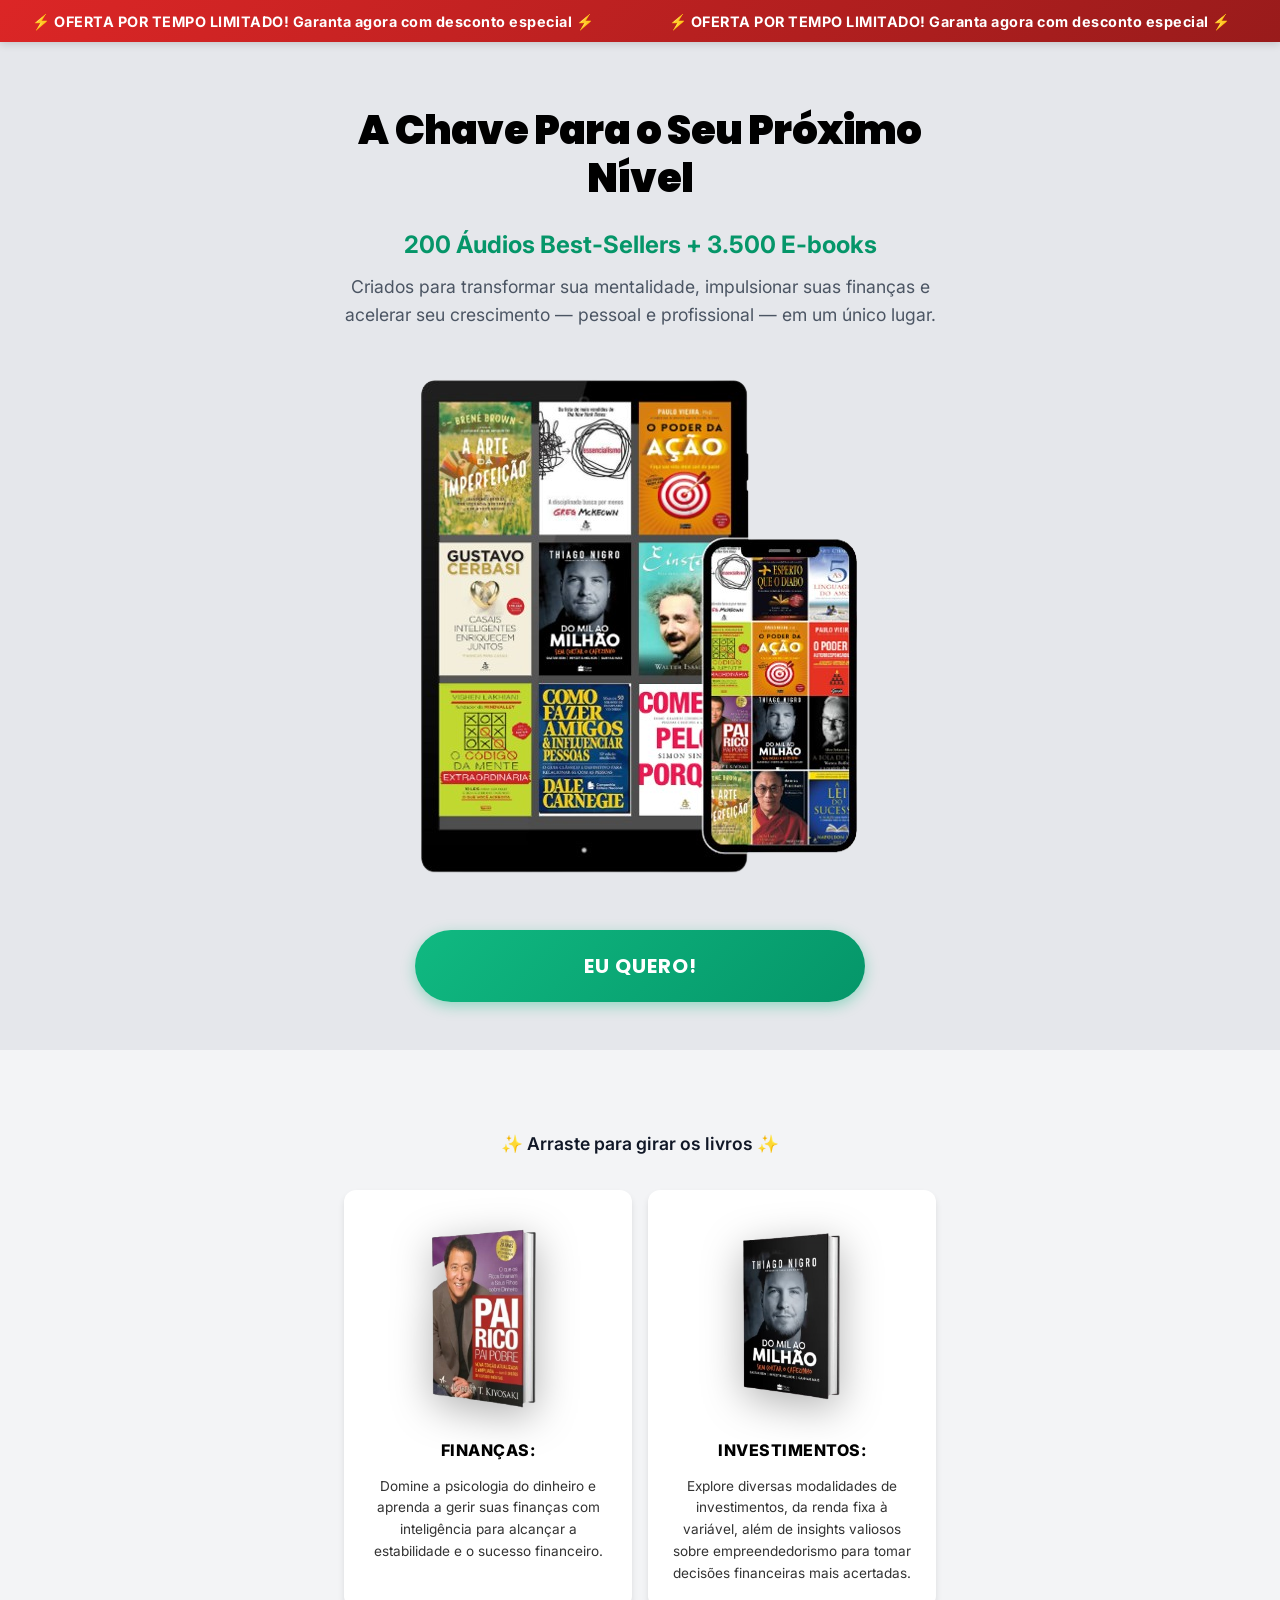
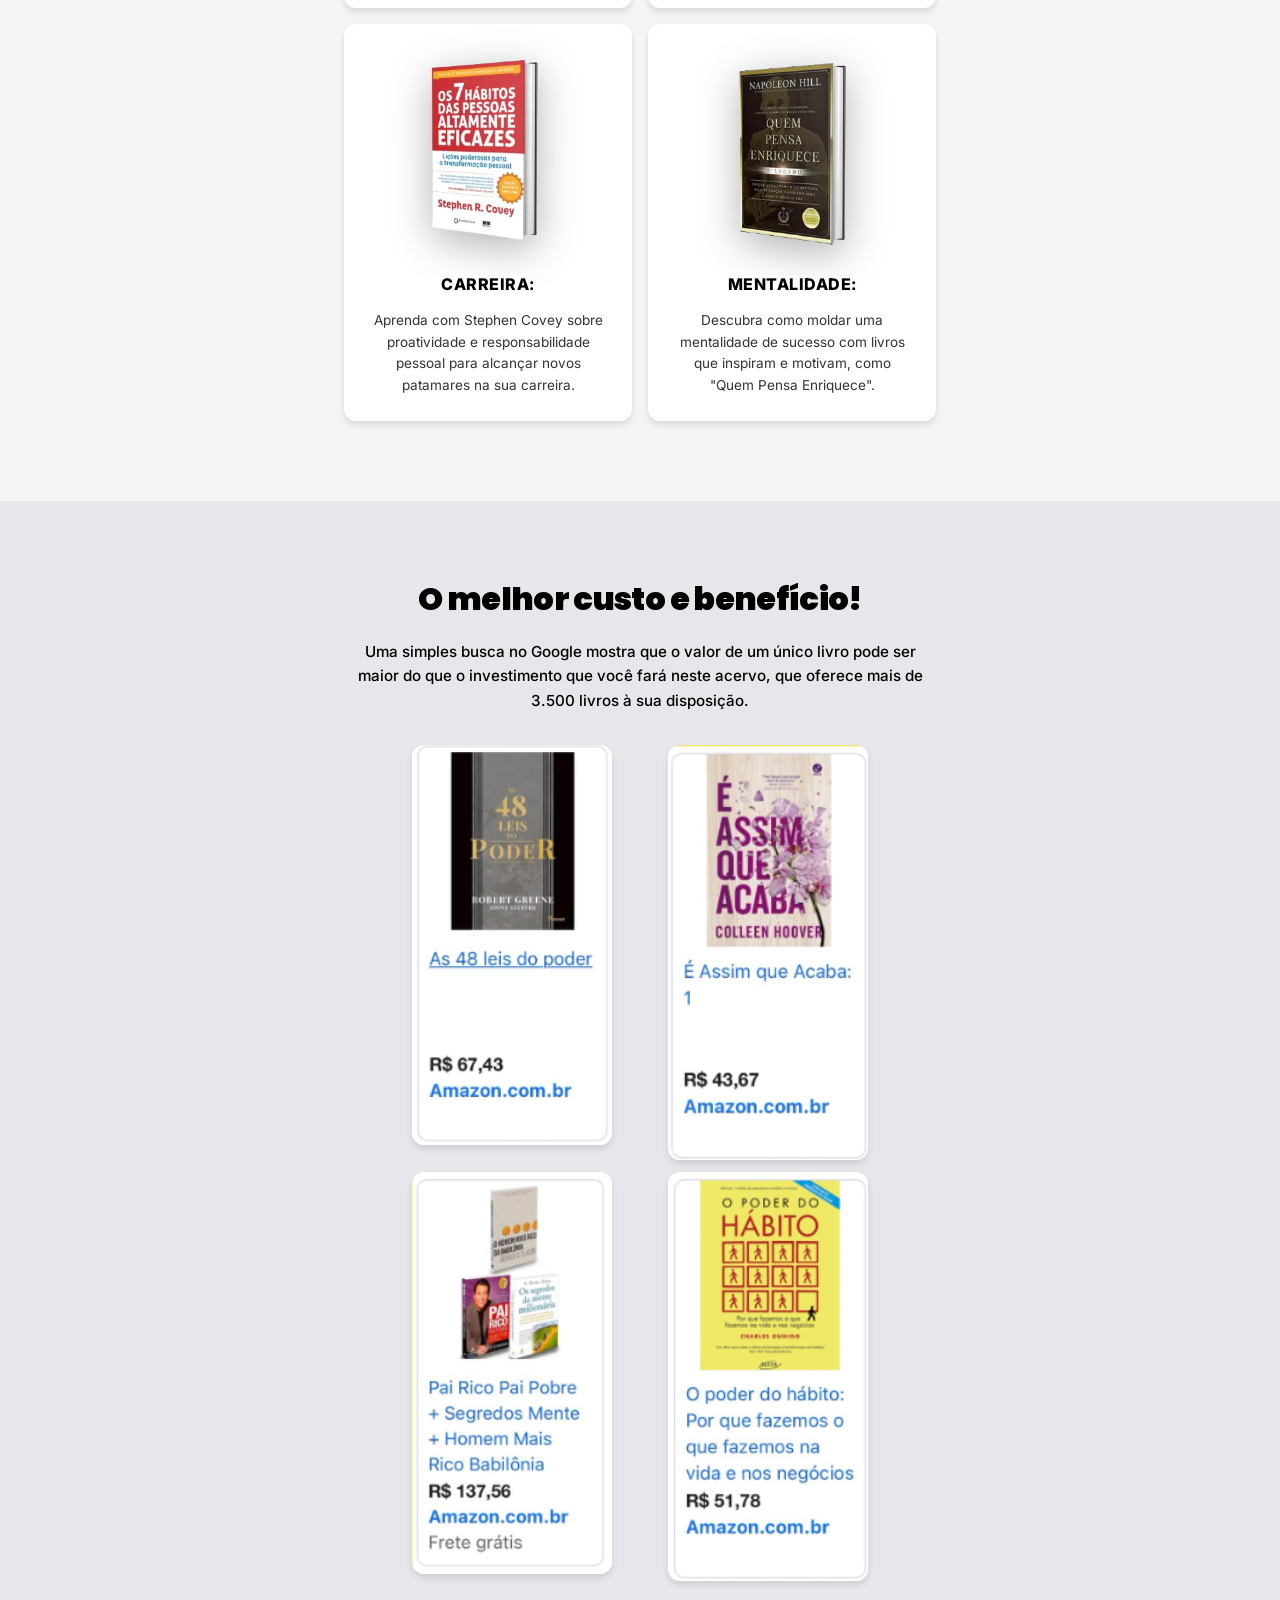
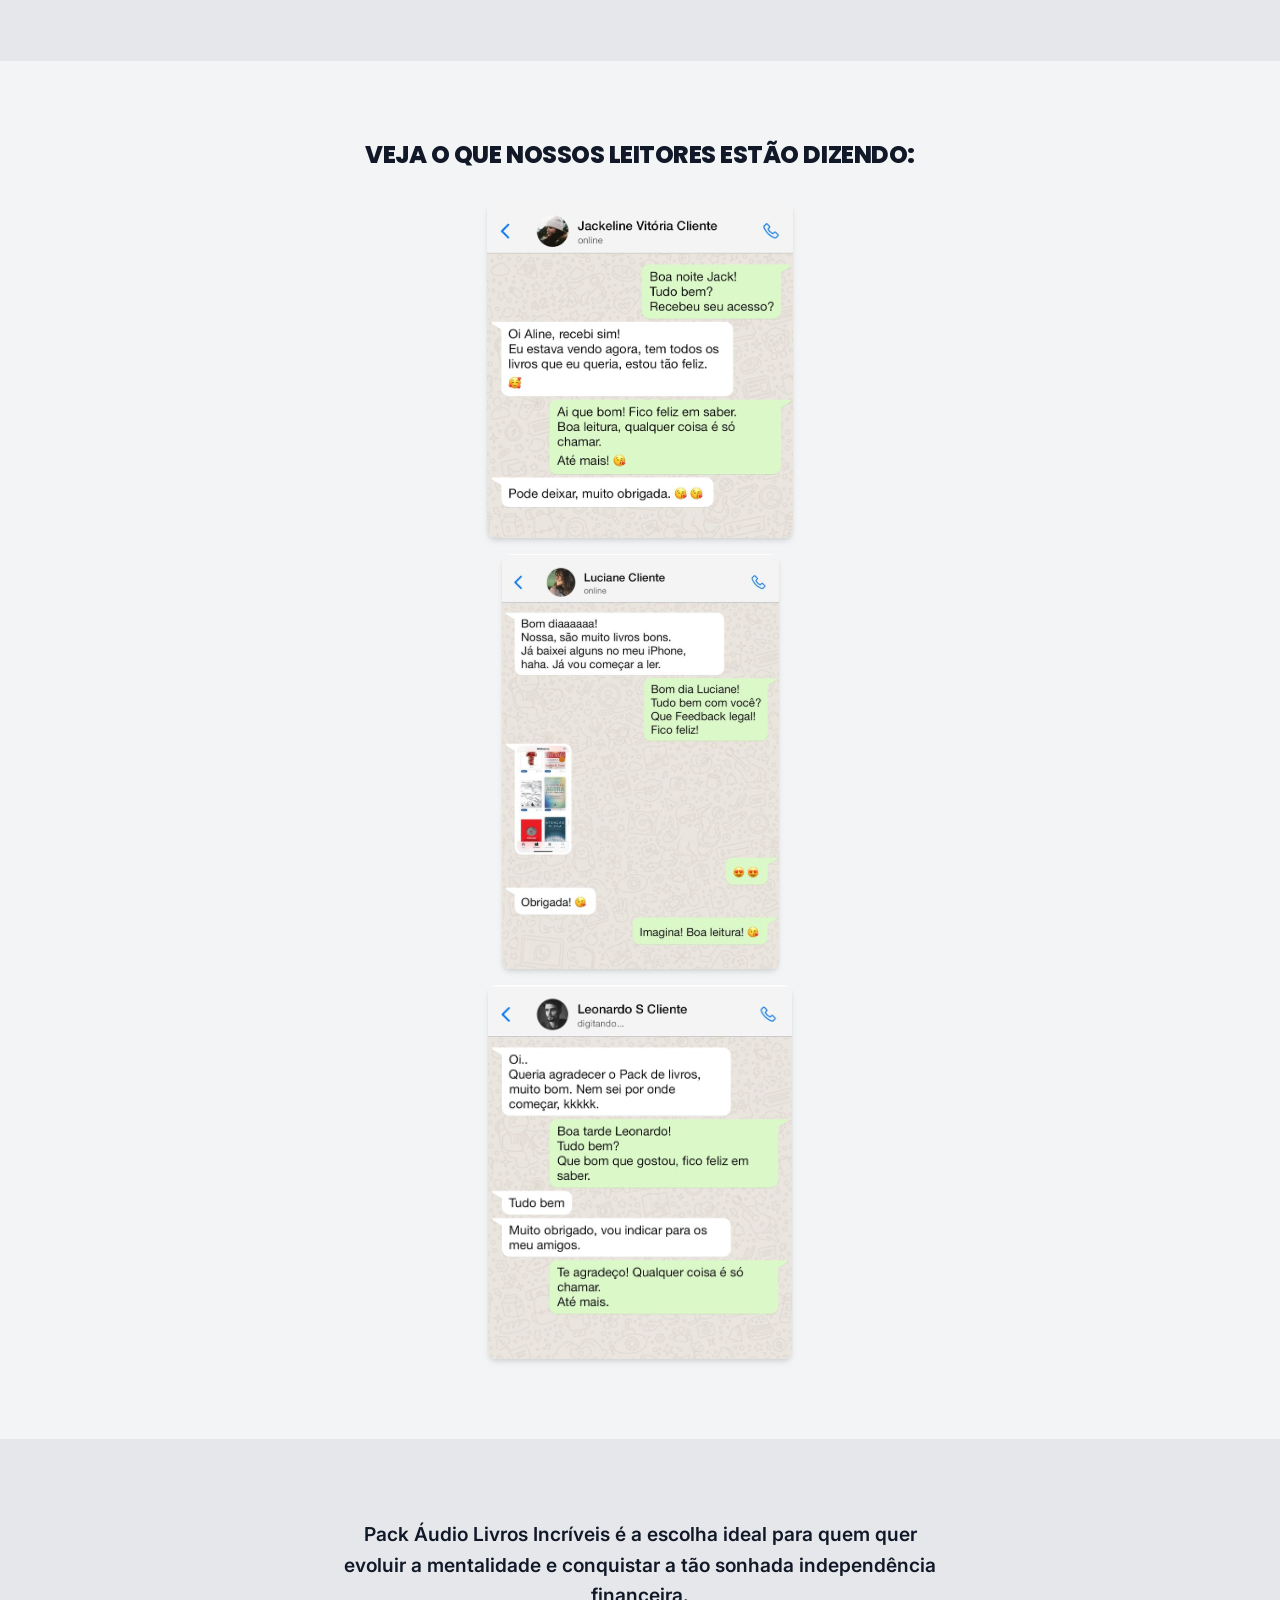
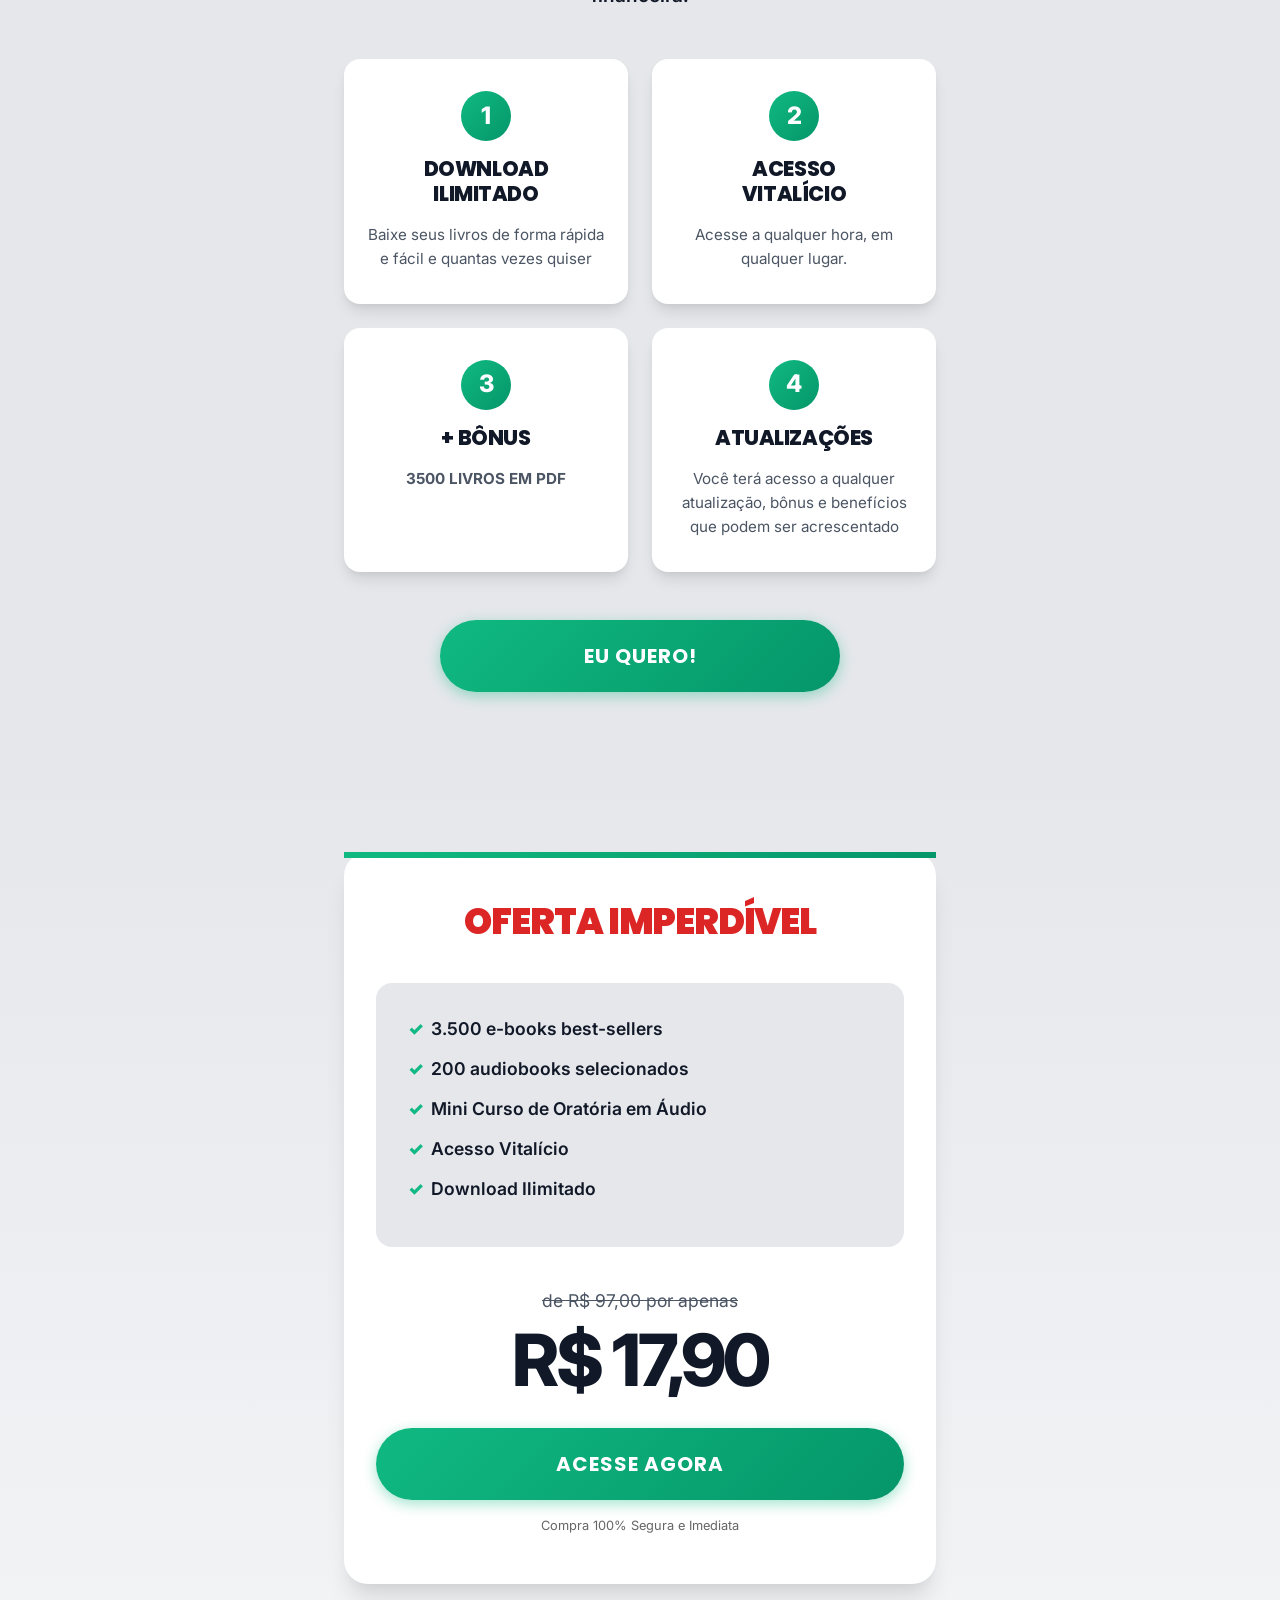
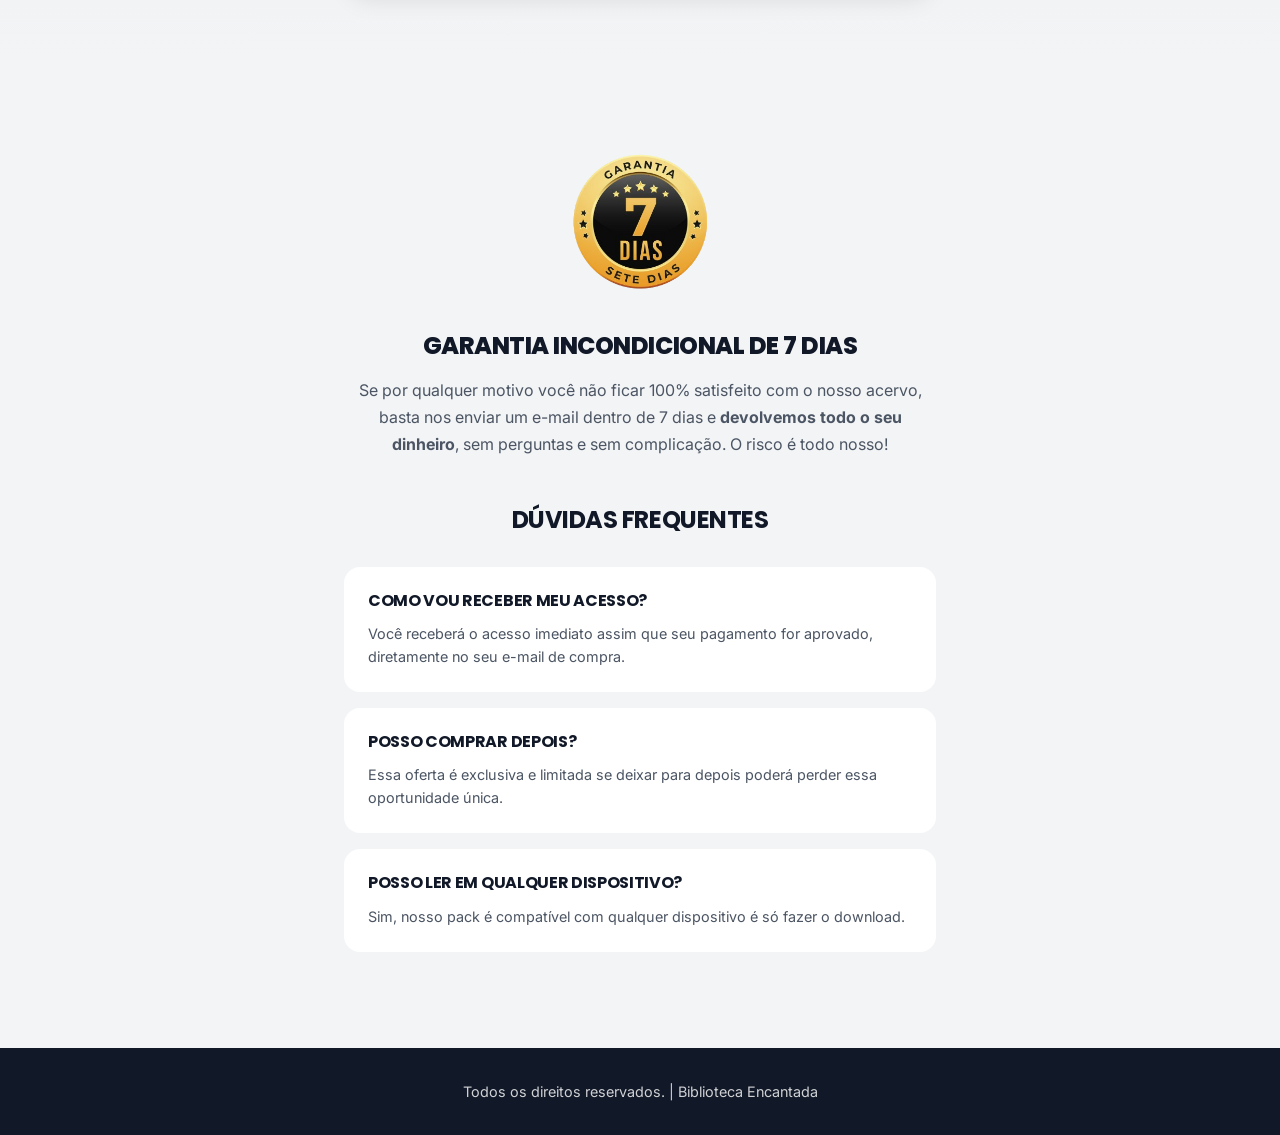
<file: index.html>
<!DOCTYPE html>
<html lang="pt-BR">

<head>
    <meta charset="UTF-8">
    <meta name="viewport" content="width=device-width, initial-scale=1.0">
    <title>Pack Áudio Livros Incríveis - Transforme Sua Vida</title>
    <meta name="description"
        content="200 Audiobooks + 3.500 E-books best-sellers para transformar sua mentalidade e impulsionar suas finanças.">

    <!-- Favicon -->
    <link rel="icon" type="image/png" href="favicon.png">

    <!-- Utmify Pixel -->
    <script src="https://cdn.utmify.com.br/scripts/utms/latest.js" data-utmify-prevent-xcod-sck
        data-utmify-prevent-subids async defer></script>
    <script>
        window.pixelId = "692daeb26e9d9f567c87bc94";
        var a = document.createElement("script");
        a.setAttribute("async", "");
        a.setAttribute("defer", "");
        a.setAttribute("src", "https://cdn.utmify.com.br/scripts/pixel/pixel.js");
        document.head.appendChild(a);
    </script>
    <!-- Meta Pixel Code -->
    <script>
        !function (f, b, e, v, n, t, s) {
            if (f.fbq) return; n = f.fbq = function () {
                n.callMethod ?
                    n.callMethod.apply(n, arguments) : n.queue.push(arguments)
            };
            if (!f._fbq) f._fbq = n; n.push = n; n.loaded = !0; n.version = '2.0';
            n.queue = []; t = b.createElement(e); t.async = !0;
            t.src = v; s = b.getElementsByTagName(e)[0];
            s.parentNode.insertBefore(t, s)
        }(window, document, 'script',
            'https://connect.facebook.net/en_US/fbevents.js');
        fbq('init', '1705340673756753');
        fbq('track', 'PageView');
    </script>
    <noscript><img height="1" width="1" style="display:none"
            src="https://www.facebook.com/tr?id=1705340673756753&ev=PageView&noscript=1" /></noscript>
    <!-- End Meta Pixel Code -->
    <noscript><img height="1" width="1" style="display:none"
            src="https://www.facebook.com/tr?id=1103917464539046&ev=PageView&noscript=1" /></noscript>

    <!-- Google Fonts -->
    <link rel="preconnect" href="https://fonts.googleapis.com">
    <link rel="preconnect" href="https://fonts.gstatic.com" crossorigin>
    <link
        href="https://fonts.googleapis.com/css2?family=Poppins:wght@400;600;700;800;900&family=Inter:wght@400;500;600;700&display=swap"
        rel="stylesheet">

    <!-- Stylesheet -->
    <link rel="stylesheet" href="styles.css">
</head>

<body>
    <!-- Faixa de Urgência - Letreiro -->
    <div class="urgency-banner">
        <div class="marquee">
            <div class="marquee-content">
                <span>⚡ OFERTA POR TEMPO LIMITADO! Garanta agora com desconto especial ⚡&nbsp;&nbsp;&nbsp;</span>
                <span>⚡ OFERTA POR TEMPO LIMITADO! Garanta agora com desconto especial ⚡&nbsp;&nbsp;&nbsp;</span>
                <span>⚡ OFERTA POR TEMPO LIMITADO! Garanta agora com desconto especial ⚡&nbsp;&nbsp;&nbsp;</span>
            </div>
        </div>
    </div>

    <!-- Hero Section -->
    <section class="hero">
        <div class="container">
            <h1 class="hero-title">A Chave Para o Seu Próximo Nível</h1>
            <p style="font-size: 1.5rem; font-weight: 700; color: var(--primary-dark); margin-bottom: 0.5rem;">200
                Áudios Best-Sellers + 3.500 E-books</p>
            <p style="font-size: 1.1rem; color: var(--text-muted); margin-bottom: 2rem;">Criados para transformar sua
                mentalidade, impulsionar suas finanças e acelerar seu crescimento — pessoal e profissional — em um único
                lugar.</p>

            <img src="assets/hero_new.png" alt="Livros Digitais" class="hero-img">

            <div class="cta-wrapper">
                <a href="https://pay.lowify.com.br/checkout?product_id=LgGwEn" class="cta-button pulse">EU QUERO!</a>
            </div>
        </div>
    </section>

    <!-- Books Section 3D -->
    <section class="books-section">
        <div class="container">
            <p
                style="text-align: center; font-size: 1.1rem; font-weight: 600; margin-bottom: 2rem; color: var(--text-main);">
                ✨ Arraste para girar os livros ✨
            </p>
            <div class="cost-benefit-grid">
                <!-- Card 1 -->
                <div class="book-card-3d">
                    <div class="book-3d-scene">
                        <div class="book-3d">
                            <img src="assets/book_1.png" alt="Livro" class="book-cover-3d">
                        </div>
                    </div>
                    <p class="book-category">FINANÇAS:</p>
                    <p class="book-description">Domine a psicologia do dinheiro e aprenda a gerir suas finanças com
                        inteligência para alcançar a estabilidade e o sucesso financeiro.</p>
                </div>

                <!-- Card 2 -->
                <div class="book-card-3d">
                    <div class="book-3d-scene">
                        <div class="book-3d">
                            <img src="assets/book_2.png" alt="Livro" class="book-cover-3d">
                        </div>
                    </div>
                    <p class="book-category">INVESTIMENTOS:</p>
                    <p class="book-description">Explore diversas modalidades de investimentos, da renda fixa à variável,
                        além de insights valiosos sobre empreendedorismo para tomar decisões financeiras mais acertadas.
                    </p>
                </div>

                <!-- Card 3 -->
                <div class="book-card-3d">
                    <div class="book-3d-scene">
                        <div class="book-3d">
                            <img src="assets/book_3.png" alt="Livro" class="book-cover-3d">
                        </div>
                    </div>
                    <p class="book-category">CARREIRA:</p>
                    <p class="book-description">Aprenda com Stephen Covey sobre proatividade e responsabilidade pessoal
                        para alcançar novos patamares na sua carreira.</p>
                </div>

                <!-- Card 4 -->
                <div class="book-card-3d">
                    <div class="book-3d-scene">
                        <div class="book-3d">
                            <img src="assets/book_4.png" alt="Livro" class="book-cover-3d">
                        </div>
                    </div>
                    <p class="book-category">MENTALIDADE:</p>
                    <p class="book-description">Descubra como moldar uma mentalidade de sucesso com livros que inspiram
                        e motivam, como "Quem Pensa Enriquece".</p>
                </div>
            </div>
        </div>
    </section>

    <!-- Benefit Comparison Section -->
    <section class="comparison">
        <div class="container">
            <h2 class="comparison-title">O melhor custo e benefício!</h2>
            <p class="comparison-text">Uma simples busca no Google mostra que o valor de um único livro pode ser maior
                do que o investimento que você fará neste acervo, que oferece mais de 3.500 livros à sua disposição.</p>

            <div class="benefit-grid">
                <img src="assets/benefit_1.png" alt="Comparação 1" class="benefit-img">
                <img src="assets/benefit_2.png" alt="Comparação 2" class="benefit-img">
                <img src="assets/benefit_3.png" alt="Comparação 3" class="benefit-img">
                <img src="assets/benefit_4.png" alt="Comparação 4" class="benefit-img">
            </div>
        </div>
    </section>

    <!-- Social Proof Section -->
    <section class="social-proof">
        <div class="container">
            <h2 style="font-size: 1.5rem; font-weight: 800; text-transform: uppercase; margin-bottom: 2rem;">VEJA O QUE
                NOSSOS LEITORES ESTÃO DIZENDO:</h2>
            <div class="testimonials-grid">
                <img src="assets/testimonial_1.png" alt="Depoimento de Cliente 1" class="testimonial-img">
                <img src="assets/testimonial_2.png" alt="Depoimento de Cliente 2" class="testimonial-img">
                <img src="assets/testimonial_3.png" alt="Depoimento de Cliente 3" class="testimonial-img">
            </div>
        </div>
    </section>

    <!-- Benefits Section -->
    <section class="benefits">
        <div class="container">
            <p class="benefits-intro">Pack Áudio Livros Incríveis é a escolha ideal para quem quer evoluir a mentalidade
                e conquistar a tão sonhada independência financeira.</p>

            <div class="benefits-grid">
                <!-- Benefit 1 -->
                <div class="benefit-card">
                    <div class="benefit-number">1</div>
                    <h3 class="benefit-title">Download<br>Ilimitado</h3>
                    <p class="benefit-desc">Baixe seus livros de forma rápida e fácil e quantas vezes quiser</p>
                </div>

                <!-- Benefit 2 -->
                <div class="benefit-card">
                    <div class="benefit-number">2</div>
                    <h3 class="benefit-title">Acesso<br>Vitalício</h3>
                    <p class="benefit-desc">Acesse a qualquer hora, em qualquer lugar.</p>
                </div>

                <!-- Benefit 3 -->
                <div class="benefit-card">
                    <div class="benefit-number">3</div>
                    <h3 class="benefit-title">+ Bônus</h3>
                    <p class="benefit-desc"><strong>3500 LIVROS EM PDF</strong></p>
                </div>

                <!-- Benefit 4 -->
                <div class="benefit-card">
                    <div class="benefit-number">4</div>
                    <h3 class="benefit-title">Atualizações</h3>
                    <p class="benefit-desc">Você terá acesso a qualquer atualização, bônus e benefícios que podem ser
                        acrescentado</p>
                </div>
            </div>

            <div class="benefits-cta">
                <a href="https://pay.lowify.com.br/checkout?product_id=LgGwEn" class="cta-button pulse">EU QUERO!</a>
            </div>
        </div>
    </section>

    <!-- Offer Section -->
    <section id="offer" class="offer">
        <div class="container">
            <div class="offer-card">
                <h2 class="offer-title">OFERTA IMPERDÍVEL</h2>

                <div class="offer-features">
                    <p class="offer-feature-item">3.500 e-books best-sellers</p>
                    <p class="offer-feature-item">200 audiobooks selecionados</p>
                    <p class="offer-feature-item">Mini Curso de Oratória em Áudio</p>
                    <p class="offer-feature-item">Acesso Vitalício</p>
                    <p class="offer-feature-item">Download Ilimitado</p>
                </div>

                <div class="price-container">
                    <p class="price-old">de R$ 97,00 por apenas</p>
                    <p class="price-new">R$ 17,90</p>
                </div>

                <a href="https://pay.lowify.com.br/checkout?product_id=LgGwEn" class="cta-button pulse">ACESSE AGORA</a>
                <p style="margin-top: 1rem; font-size: 0.8rem; color: #666;">Compra 100% Segura e Imediata</p>
            </div>
        </div>
    </section>

    <!-- Guarantee Section -->
    <section class="guarantee">
        <div class="container">
            <img src="assets/garantia_7dias.png" alt="Garantia de 7 Dias" class="guarantee-seal">

            <h3 class="guarantee-title">GARANTIA INCONDICIONAL DE 7 DIAS</h3>
            <p class="guarantee-text">Se por qualquer motivo você não ficar 100% satisfeito com o nosso acervo, basta
                nos enviar um e-mail dentro de 7 dias e <strong>devolvemos todo o seu dinheiro</strong>, sem perguntas e
                sem complicação. O risco é todo nosso!</p>

            <div class="faq-section">
                <h2 style="text-align: center; text-transform: uppercase; margin-bottom: 2rem;">Dúvidas Frequentes</h2>

                <div class="faq-item">
                    <h4>COMO VOU RECEBER MEU ACESSO?</h4>
                    <p>Você receberá o acesso imediato assim que seu pagamento for aprovado, diretamente no seu e-mail
                        de compra.</p>
                </div>

                <div class="faq-item">
                    <h4>POSSO COMPRAR DEPOIS?</h4>
                    <p>Essa oferta é exclusiva e limitada se deixar para depois poderá perder essa oportunidade única.
                    </p>
                </div>

                <div class="faq-item">
                    <h4>POSSO LER EM QUALQUER DISPOSITIVO?</h4>
                    <p>Sim, nosso pack é compatível com qualquer dispositivo é só fazer o download.</p>
                </div>
            </div>
        </div>
    </section>

    <footer>
        <div class="container">
            <p>Todos os direitos reservados. | Biblioteca Encantada</p>
        </div>
    </footer>

    <!-- Notificação de Prova Social -->
    <div id="social-proof-notification" class="social-notification hidden">
        <div class="notification-icon">✓</div>
        <div class="notification-content">
            <div class="notification-name"></div>
            <div class="notification-location"></div>
            <div class="notification-action">acabou de comprar</div>
        </div>
    </div>

    <!-- Script de Notificações + Livros 3D -->
    <script src="book3d.js"></script>

</body>

</html>
</file>
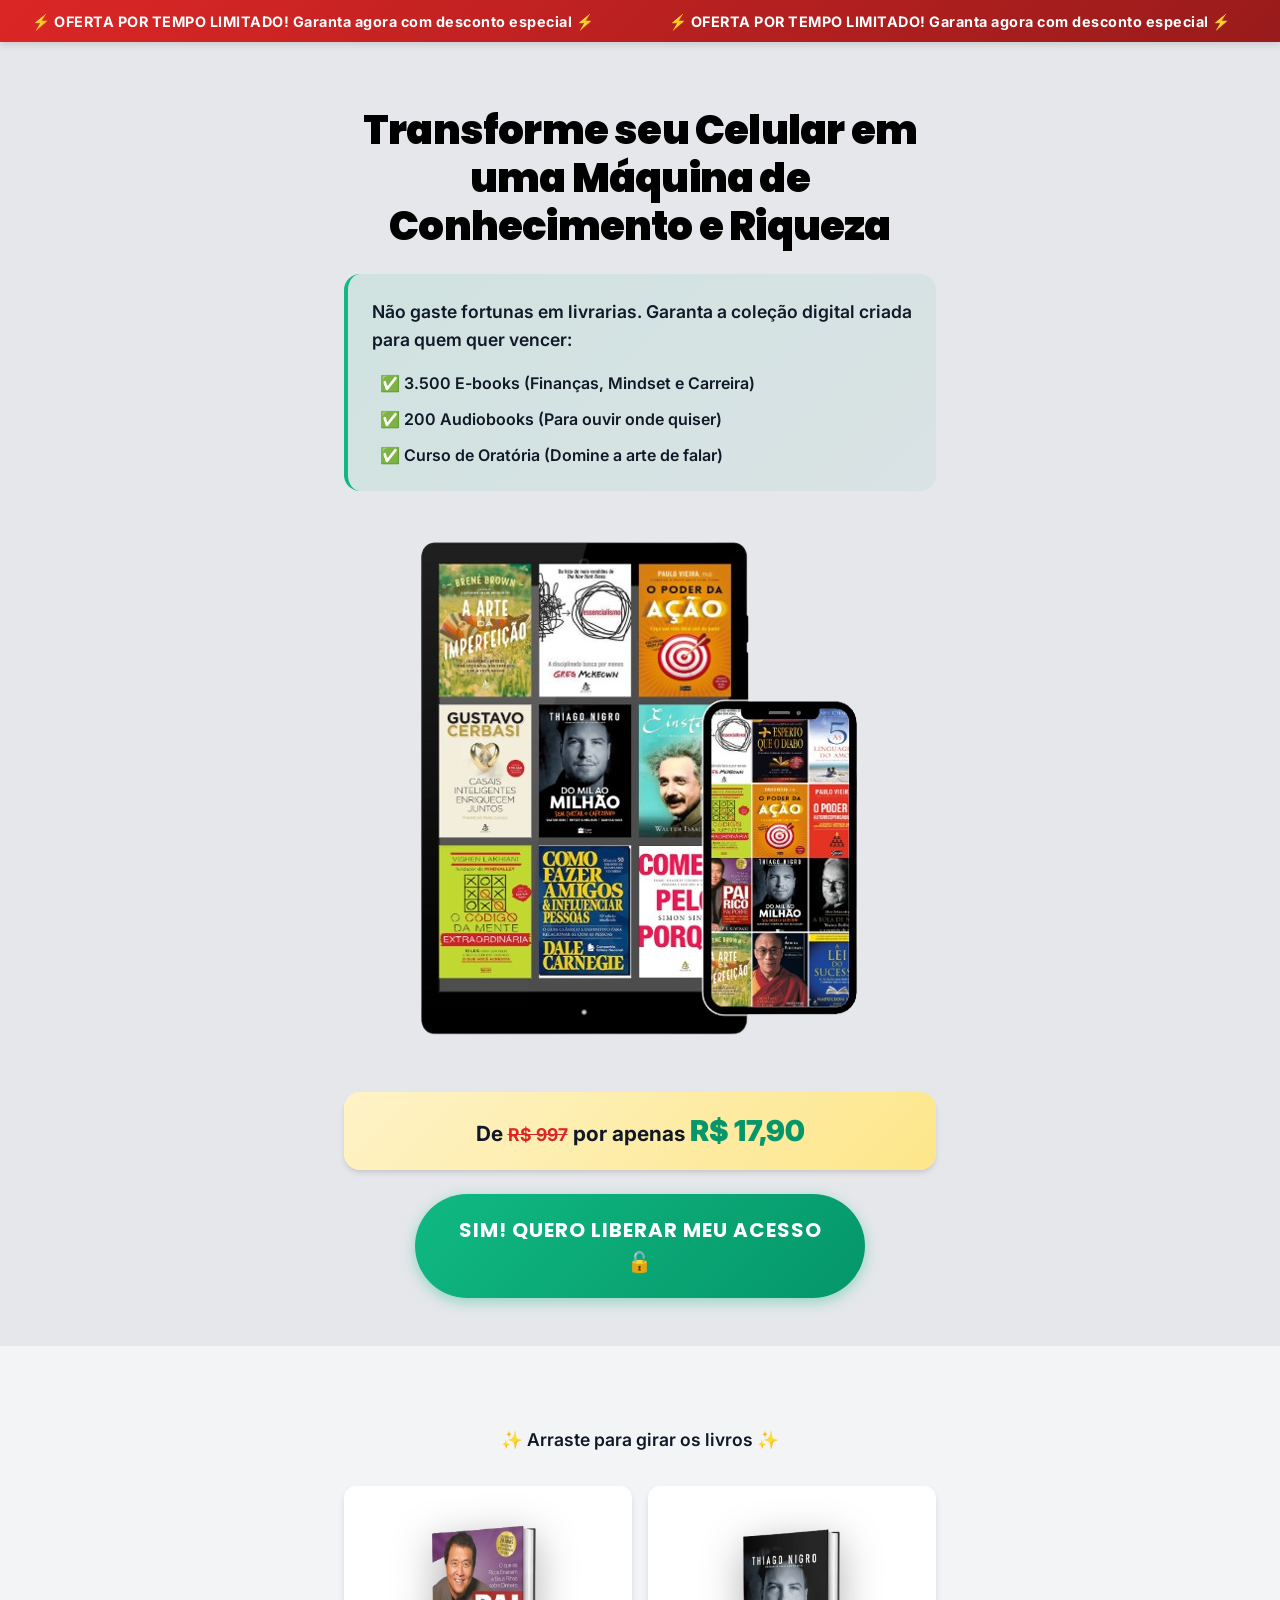
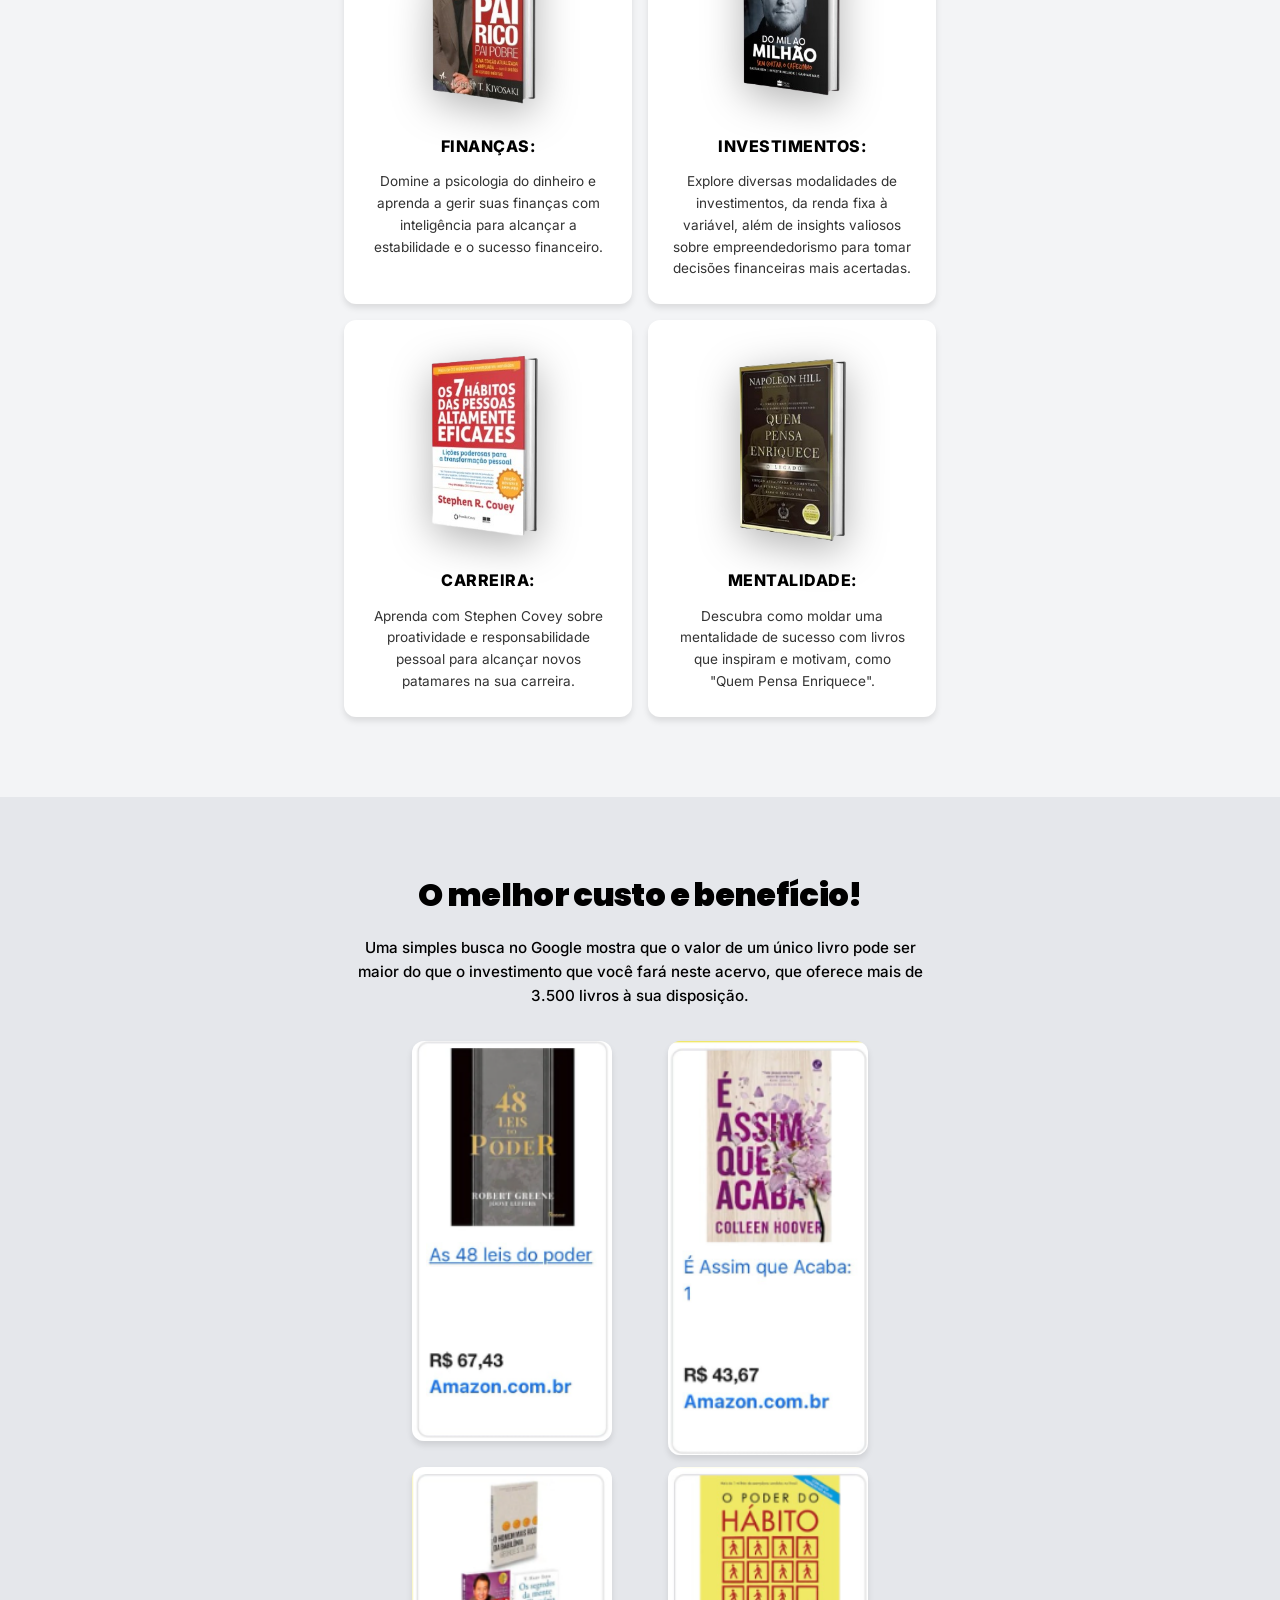
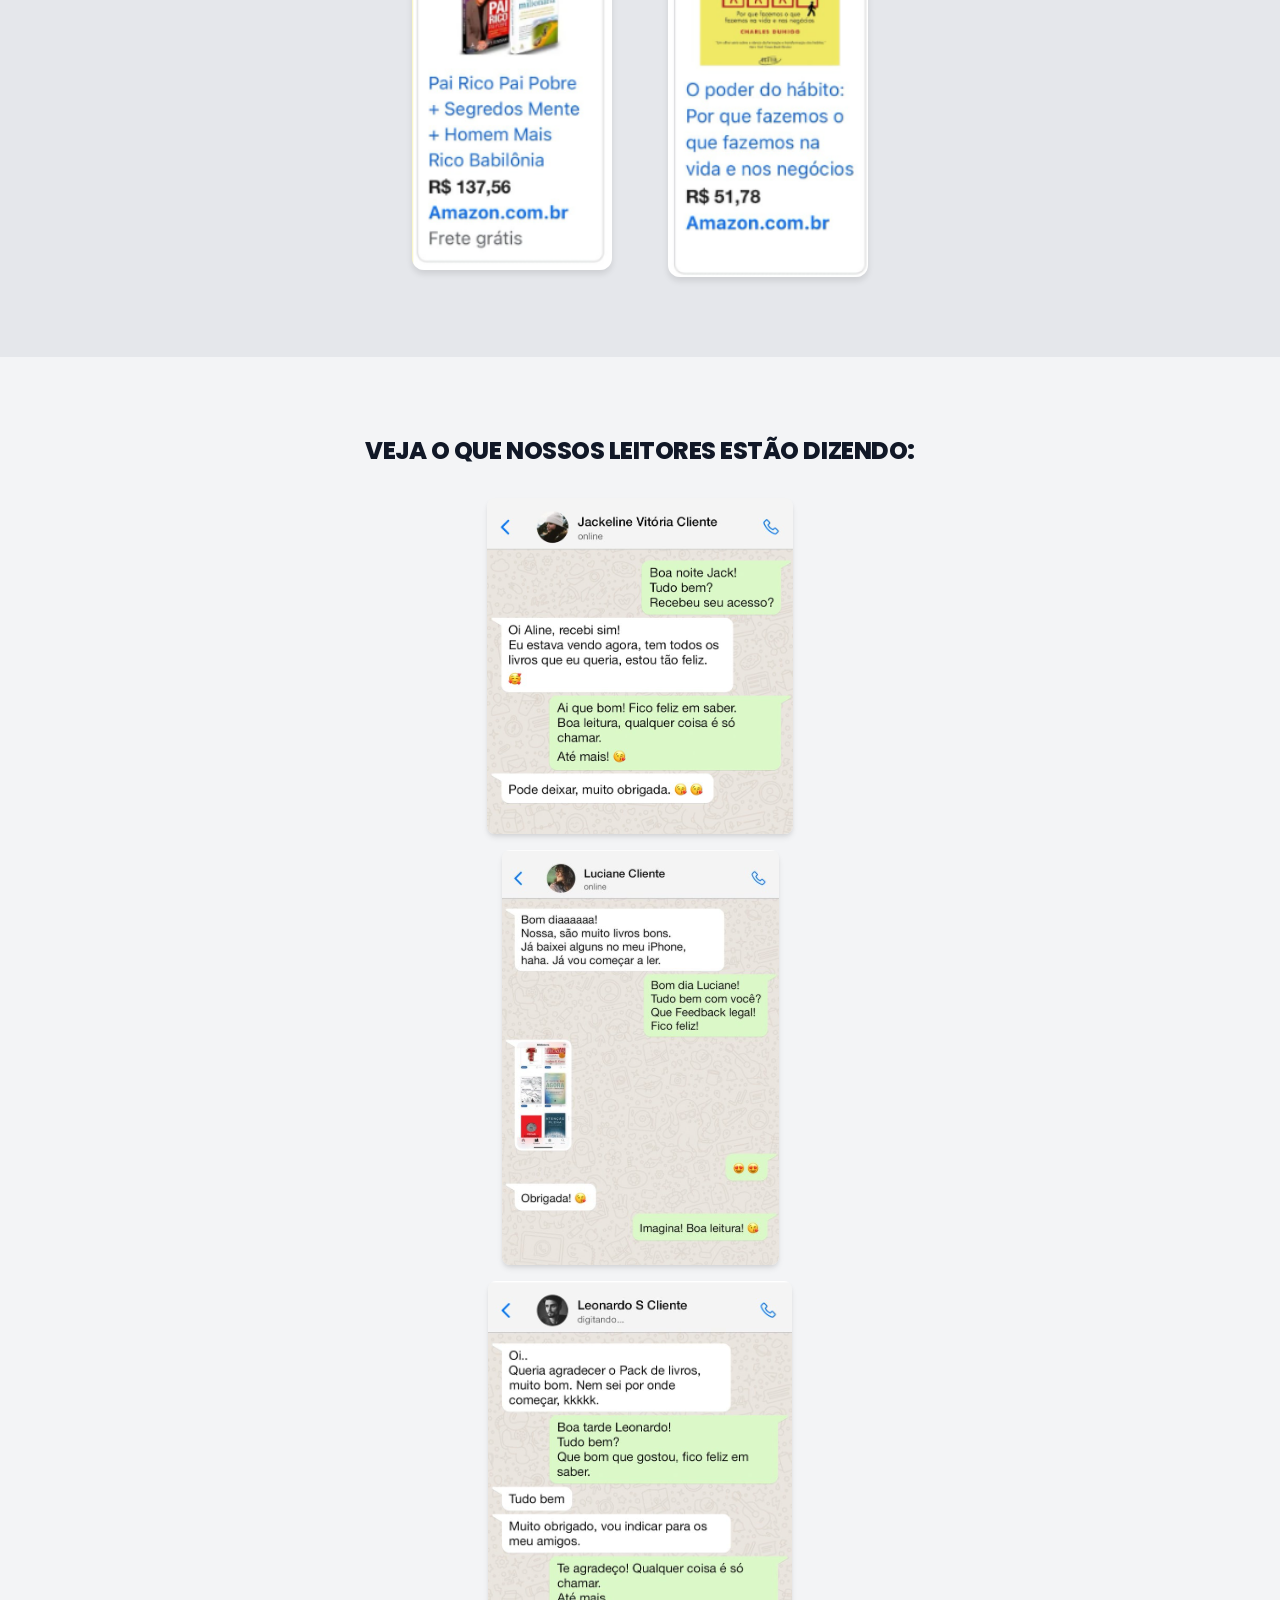
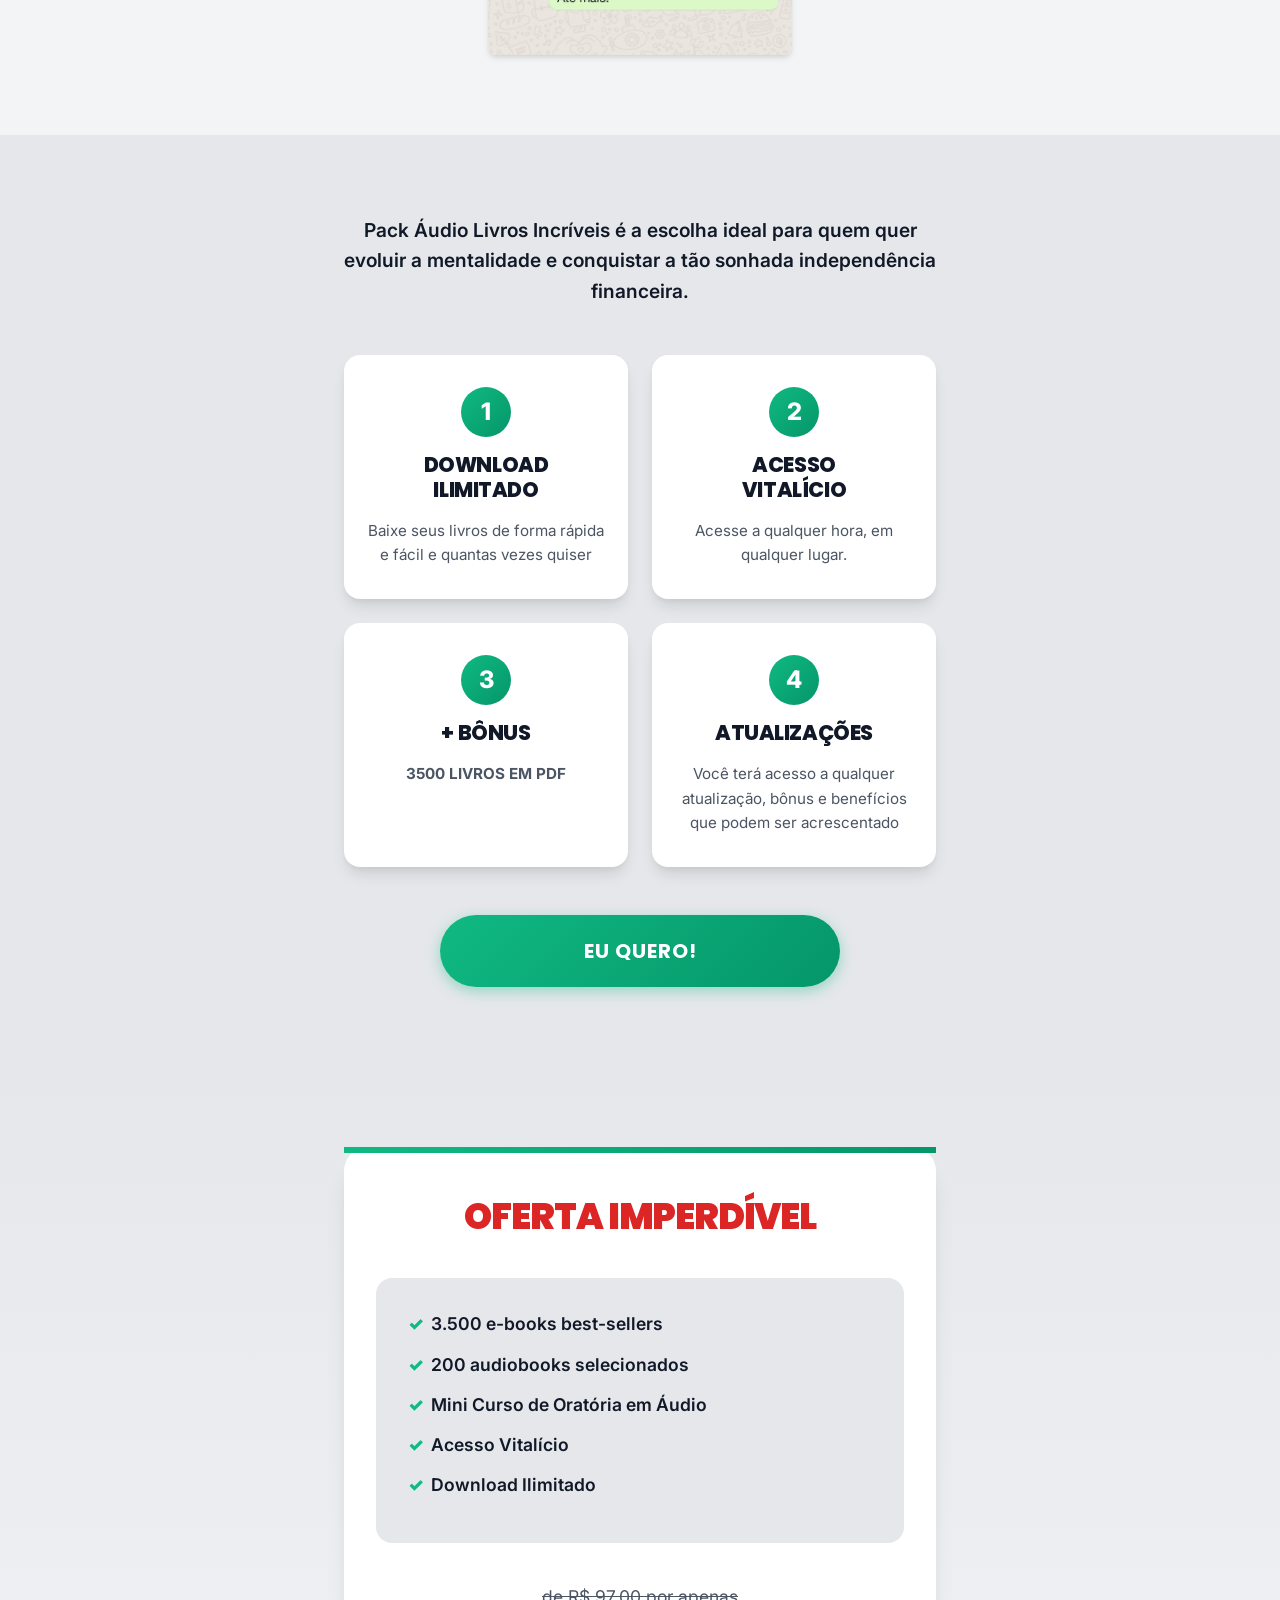
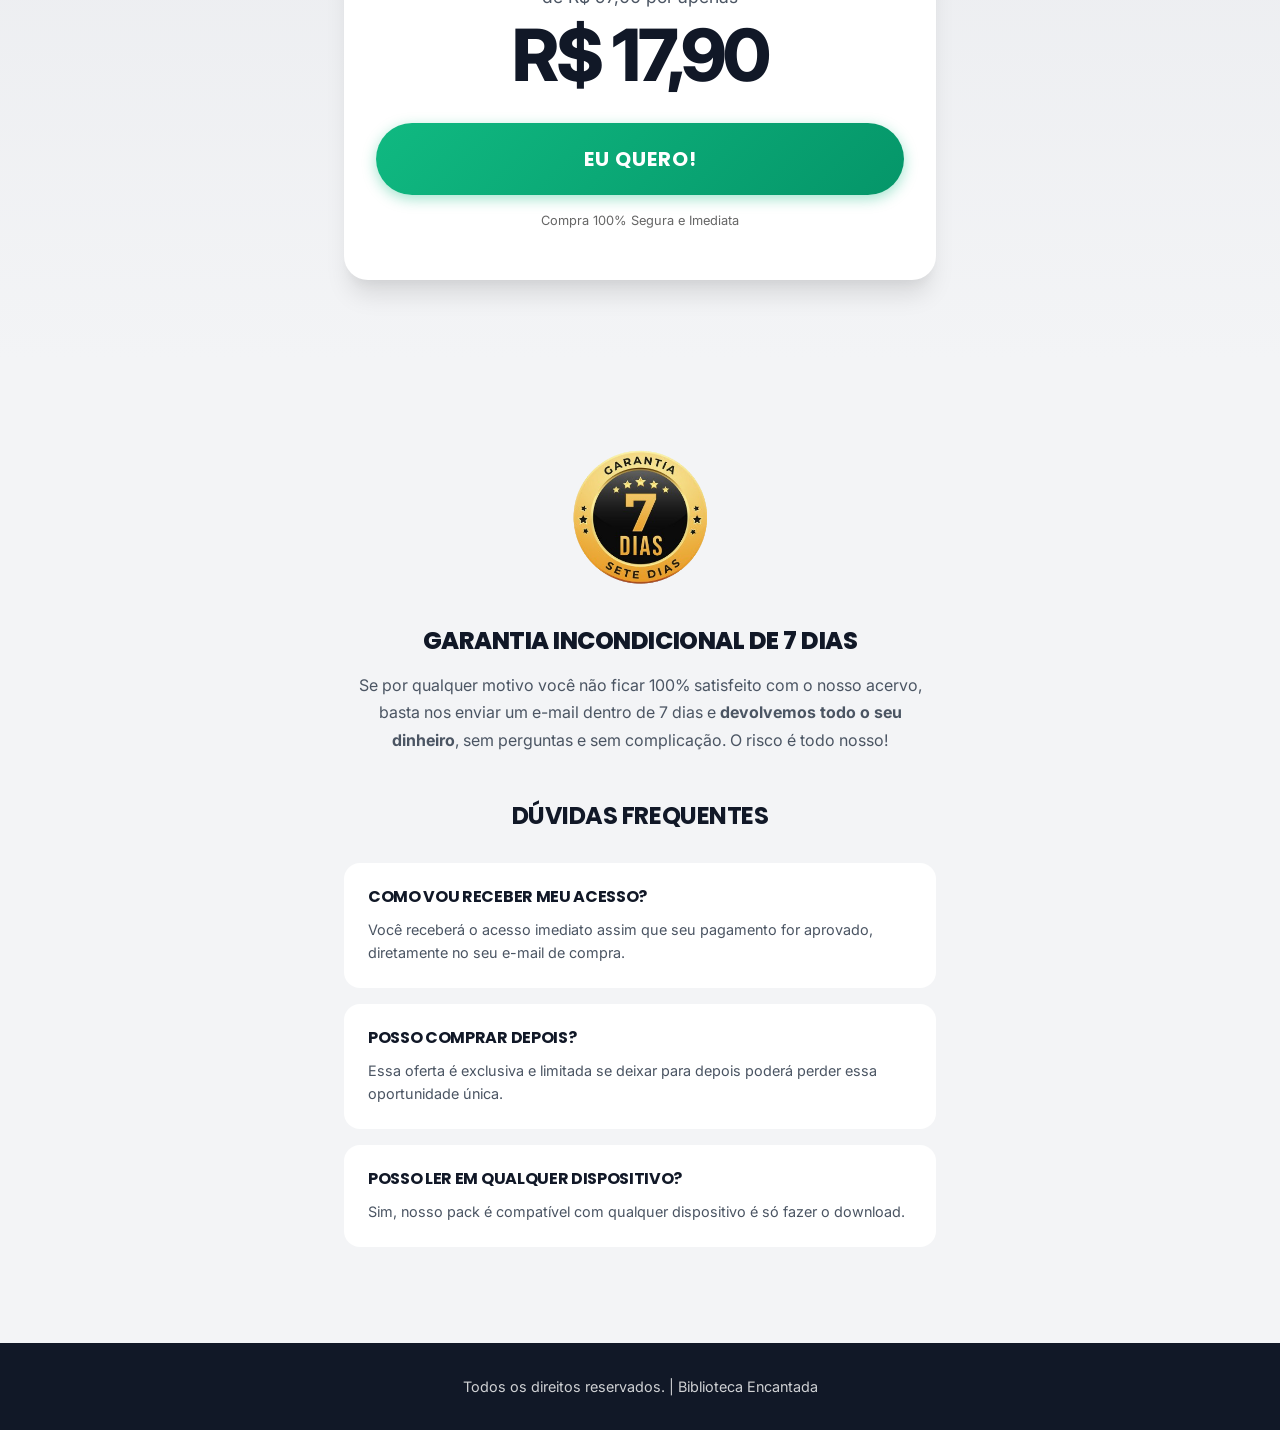
<file: index_backup.html>
<!DOCTYPE html>
<html lang="pt-BR">

<head>
    <meta charset="UTF-8">
    <meta name="viewport" content="width=device-width, initial-scale=1.0">
    <title>Pack Áudio Livros Incríveis - Transforme Sua Vida</title>
    <meta name="description"
        content="200 Audiobooks + 3.500 E-books best-sellers para transformar sua mentalidade e impulsionar suas finanças.">

    <!-- Favicon -->
    <link rel="icon" type="image/png" href="favicon.png">

    <!-- Utmify Pixel -->
    <script src="https://cdn.utmify.com.br/scripts/utms/latest.js" data-utmify-prevent-xcod-sck
        data-utmify-prevent-subids async defer></script>
    <script>
        window.pixelId = "692daeb26e9d9f567c87bc94";
        var a = document.createElement("script");
        a.setAttribute("async", "");
        a.setAttribute("defer", "");
        a.setAttribute("src", "https://cdn.utmify.com.br/scripts/pixel/pixel.js");
        document.head.appendChild(a);
    </script>
    <!-- Meta Pixel Code -->
    <script>
        !function (f, b, e, v, n, t, s) {
            if (f.fbq) return; n = f.fbq = function () {
                n.callMethod ?
                    n.callMethod.apply(n, arguments) : n.queue.push(arguments)
            };
            if (!f._fbq) f._fbq = n; n.push = n; n.loaded = !0; n.version = '2.0';
            n.queue = []; t = b.createElement(e); t.async = !0;
            t.src = v; s = b.getElementsByTagName(e)[0];
            s.parentNode.insertBefore(t, s)
        }(window, document, 'script',
            'https://connect.facebook.net/en_US/fbevents.js');
        fbq('init', '1705340673756753');
        fbq('track', 'PageView');
    </script>
    <noscript><img height="1" width="1" style="display:none"
            src="https://www.facebook.com/tr?id=1705340673756753&ev=PageView&noscript=1" /></noscript>
    <!-- End Meta Pixel Code -->
    <noscript><img height="1" width="1" style="display:none"
            src="https://www.facebook.com/tr?id=1103917464539046&ev=PageView&noscript=1" /></noscript>

    <!-- Google Fonts -->
    <link rel="preconnect" href="https://fonts.googleapis.com">
    <link rel="preconnect" href="https://fonts.gstatic.com" crossorigin>
    <link
        href="https://fonts.googleapis.com/css2?family=Poppins:wght@400;600;700;800;900&family=Inter:wght@400;500;600;700&display=swap"
        rel="stylesheet">

    <!-- Stylesheet -->
    <link rel="stylesheet" href="styles.css">
</head>

<body>
    <!-- Faixa de Urgência - Letreiro -->
    <div class="urgency-banner">
        <div class="marquee">
            <div class="marquee-content">
                <span>⚡ OFERTA POR TEMPO LIMITADO! Garanta agora com desconto especial ⚡&nbsp;&nbsp;&nbsp;</span>
                <span>⚡ OFERTA POR TEMPO LIMITADO! Garanta agora com desconto especial ⚡&nbsp;&nbsp;&nbsp;</span>
                <span>⚡ OFERTA POR TEMPO LIMITADO! Garanta agora com desconto especial ⚡&nbsp;&nbsp;&nbsp;</span>
            </div>
        </div>
    </div>

    <!-- Hero Section -->
    <section class="hero">
        <div class="container">
            <h1 class="hero-title">Transforme seu Celular em uma Máquina de Conhecimento e Riqueza</h1>

            <div class="hero-subtitle">
                <p class="subtitle-intro">Não gaste fortunas em livrarias. Garanta a coleção digital criada para quem
                    quer vencer:</p>
                <ul class="benefits-list">
                    <li>✅ 3.500 E-books (Finanças, Mindset e Carreira)</li>
                    <li>✅ 200 Audiobooks (Para ouvir onde quiser)</li>
                    <li>✅ Curso de Oratória (Domine a arte de falar)</li>
                </ul>
            </div>

            <img src="assets/hero_new.png" alt="Livros Digitais" class="hero-img">

            <div class="hero-price">
                De <span class="price-strikethrough">R$ 997</span> por apenas <span class="price-highlight">R$
                    17,90</span>
            </div>

            <div class="cta-wrapper">
                <a href="https://pay.lowify.com.br/checkout?product_id=LgGwEn" class="cta-button pulse">SIM! QUERO
                    LIBERAR MEU ACESSO 🔓</a>
            </div>
        </div>
    </section>

    <!-- Books Section 3D -->
    <section class="books-section">
        <div class="container">
            <p
                style="text-align: center; font-size: 1.1rem; font-weight: 600; margin-bottom: 2rem; color: var(--text-main);">
                ✨ Arraste para girar os livros ✨
            </p>
            <div class="cost-benefit-grid">
                <!-- Card 1 -->
                <div class="book-card-3d">
                    <div class="book-3d-scene">
                        <div class="book-3d">
                            <img src="assets/book_1.png" alt="Livro" class="book-cover-3d">
                        </div>
                    </div>
                    <p class="book-category">FINANÇAS:</p>
                    <p class="book-description">Domine a psicologia do dinheiro e aprenda a gerir suas finanças com
                        inteligência para alcançar a estabilidade e o sucesso financeiro.</p>
                </div>

                <!-- Card 2 -->
                <div class="book-card-3d">
                    <div class="book-3d-scene">
                        <div class="book-3d">
                            <img src="assets/book_2.png" alt="Livro" class="book-cover-3d">
                        </div>
                    </div>
                    <p class="book-category">INVESTIMENTOS:</p>
                    <p class="book-description">Explore diversas modalidades de investimentos, da renda fixa à variável,
                        além de insights valiosos sobre empreendedorismo para tomar decisões financeiras mais acertadas.
                    </p>
                </div>

                <!-- Card 3 -->
                <div class="book-card-3d">
                    <div class="book-3d-scene">
                        <div class="book-3d">
                            <img src="assets/book_3.png" alt="Livro" class="book-cover-3d">
                        </div>
                    </div>
                    <p class="book-category">CARREIRA:</p>
                    <p class="book-description">Aprenda com Stephen Covey sobre proatividade e responsabilidade pessoal
                        para alcançar novos patamares na sua carreira.</p>
                </div>

                <!-- Card 4 -->
                <div class="book-card-3d">
                    <div class="book-3d-scene">
                        <div class="book-3d">
                            <img src="assets/book_4.png" alt="Livro" class="book-cover-3d">
                        </div>
                    </div>
                    <p class="book-category">MENTALIDADE:</p>
                    <p class="book-description">Descubra como moldar uma mentalidade de sucesso com livros que inspiram
                        e motivam, como "Quem Pensa Enriquece".</p>
                </div>
            </div>
        </div>
    </section>

    <!-- Benefit Comparison Section -->
    <section class="comparison">
        <div class="container">
            <h2 class="comparison-title">O melhor custo e benefício!</h2>
            <p class="comparison-text">Uma simples busca no Google mostra que o valor de um único livro pode ser maior
                do que o investimento que você fará neste acervo, que oferece mais de 3.500 livros à sua disposição.</p>

            <div class="benefit-grid">
                <img src="assets/benefit_1.png" alt="Comparação 1" class="benefit-img">
                <img src="assets/benefit_2.png" alt="Comparação 2" class="benefit-img">
                <img src="assets/benefit_3.png" alt="Comparação 3" class="benefit-img">
                <img src="assets/benefit_4.png" alt="Comparação 4" class="benefit-img">
            </div>
        </div>
    </section>

    <!-- Social Proof Section -->
    <section class="social-proof">
        <div class="container">
            <h2 style="font-size: 1.5rem; font-weight: 800; text-transform: uppercase; margin-bottom: 2rem;">VEJA O QUE
                NOSSOS LEITORES ESTÃO DIZENDO:</h2>
            <div class="testimonials-grid">
                <img src="assets/testimonial_1.png" alt="Depoimento de Cliente 1" class="testimonial-img">
                <img src="assets/testimonial_2.png" alt="Depoimento de Cliente 2" class="testimonial-img">
                <img src="assets/testimonial_3.png" alt="Depoimento de Cliente 3" class="testimonial-img">
            </div>
        </div>
    </section>

    <!-- Benefits Section -->
    <section class="benefits">
        <div class="container">
            <p class="benefits-intro">Pack Áudio Livros Incríveis é a escolha ideal para quem quer evoluir a mentalidade
                e conquistar a tão sonhada independência financeira.</p>

            <div class="benefits-grid">
                <!-- Benefit 1 -->
                <div class="benefit-card">
                    <div class="benefit-number">1</div>
                    <h3 class="benefit-title">Download<br>Ilimitado</h3>
                    <p class="benefit-desc">Baixe seus livros de forma rápida e fácil e quantas vezes quiser</p>
                </div>

                <!-- Benefit 2 -->
                <div class="benefit-card">
                    <div class="benefit-number">2</div>
                    <h3 class="benefit-title">Acesso<br>Vitalício</h3>
                    <p class="benefit-desc">Acesse a qualquer hora, em qualquer lugar.</p>
                </div>

                <!-- Benefit 3 -->
                <div class="benefit-card">
                    <div class="benefit-number">3</div>
                    <h3 class="benefit-title">+ Bônus</h3>
                    <p class="benefit-desc"><strong>3500 LIVROS EM PDF</strong></p>
                </div>

                <!-- Benefit 4 -->
                <div class="benefit-card">
                    <div class="benefit-number">4</div>
                    <h3 class="benefit-title">Atualizações</h3>
                    <p class="benefit-desc">Você terá acesso a qualquer atualização, bônus e benefícios que podem ser
                        acrescentado</p>
                </div>
            </div>

            <div class="benefits-cta">
                <a href="https://pay.lowify.com.br/checkout?product_id=LgGwEn" class="cta-button pulse">EU QUERO!</a>
            </div>
        </div>
    </section>

    <!-- Offer Section -->
    <section id="offer" class="offer">
        <div class="container">
            <div class="offer-card">
                <h2 class="offer-title">OFERTA IMPERDÍVEL</h2>

                <div class="offer-features">
                    <p class="offer-feature-item">3.500 e-books best-sellers</p>
                    <p class="offer-feature-item">200 audiobooks selecionados</p>
                    <p class="offer-feature-item">Mini Curso de Oratória em Áudio</p>
                    <p class="offer-feature-item">Acesso Vitalício</p>
                    <p class="offer-feature-item">Download Ilimitado</p>
                </div>

                <div class="price-container">
                    <p class="price-old">de R$ 97,00 por apenas</p>
                    <p class="price-new">R$ 17,90</p>
                </div>

                <a href="https://pay.lowify.com.br/checkout?product_id=LgGwEn" class="cta-button pulse">EU QUERO!</a>
                <p style="margin-top: 1rem; font-size: 0.8rem; color: #666;">Compra 100% Segura e Imediata</p>
            </div>
        </div>
    </section>

    <!-- Guarantee Section -->
    <section class="guarantee">
        <div class="container">
            <img src="assets/garantia_7dias.png" alt="Garantia de 7 Dias" class="guarantee-seal">

            <h3 class="guarantee-title">GARANTIA INCONDICIONAL DE 7 DIAS</h3>
            <p class="guarantee-text">Se por qualquer motivo você não ficar 100% satisfeito com o nosso acervo, basta
                nos enviar um e-mail dentro de 7 dias e <strong>devolvemos todo o seu dinheiro</strong>, sem perguntas e
                sem complicação. O risco é todo nosso!</p>

            <div class="faq-section">
                <h2 style="text-align: center; text-transform: uppercase; margin-bottom: 2rem;">Dúvidas Frequentes</h2>

                <div class="faq-item">
                    <h4>COMO VOU RECEBER MEU ACESSO?</h4>
                    <p>Você receberá o acesso imediato assim que seu pagamento for aprovado, diretamente no seu e-mail
                        de compra.</p>
                </div>

                <div class="faq-item">
                    <h4>POSSO COMPRAR DEPOIS?</h4>
                    <p>Essa oferta é exclusiva e limitada se deixar para depois poderá perder essa oportunidade única.
                    </p>
                </div>

                <div class="faq-item">
                    <h4>POSSO LER EM QUALQUER DISPOSITIVO?</h4>
                    <p>Sim, nosso pack é compatível com qualquer dispositivo é só fazer o download.</p>
                </div>
            </div>
        </div>
    </section>

    <footer>
        <div class="container">
            <p>Todos os direitos reservados. | Biblioteca Encantada</p>
        </div>
    </footer>

    <!-- Notificação de Prova Social -->
    <div id="social-proof-notification" class="social-notification hidden">
        <div class="notification-icon">✓</div>
        <div class="notification-content">
            <div class="notification-name"></div>
            <div class="notification-location"></div>
            <div class="notification-action">acabou de comprar</div>
        </div>
    </div>

    <!-- Script de Notificações + Livros 3D -->
    <script src="book3d.js"></script>

</body>

</html>
</file>
<file: styles.css>
:root {
    /* Modern Color Palette */
    --primary-color: #10B981;
    --primary-dark: #059669;
    --primary-light: #D1FAE5;

    --secondary-color: #F59E0B;
    --secondary-light: #FEF3C7;

    --bg-color: #E5E7EB;
    --bg-surface: #F3F4F6;

    --text-main: #111827;
    --text-muted: #4B5563;

    /* Modern Shadows */
    --shadow-sm: 0 1px 2px 0 rgba(0, 0, 0, 0.05);
    --shadow-md: 0 4px 6px -1px rgba(0, 0, 0, 0.1), 0 2px 4px -1px rgba(0, 0, 0, 0.06);
    --shadow-lg: 0 10px 15px -3px rgba(0, 0, 0, 0.1), 0 4px 6px -2px rgba(0, 0, 0, 0.05);
    --shadow-xl: 0 20px 25px -5px rgba(0, 0, 0, 0.1), 0 10px 10px -5px rgba(0, 0, 0, 0.04);

    /* Typography */
    --font-heading: 'Poppins', sans-serif;
    --font-body: 'Inter', sans-serif;

    /* Spacing & Radius */
    --container-padding: 1.5rem;
    --section-spacing: 5rem;
    --radius-lg: 24px;
    --radius-md: 16px;
    --radius-sm: 8px;
}

html {
    scroll-behavior: smooth;
}

/* Reset & Base Styles */
* {
    margin: 0;
    padding: 0;
    box-sizing: border-box;
}

body {
    font-family: var(--font-body);
    background-color: var(--bg-color);
    color: var(--text-main);
    line-height: 1.6;
    -webkit-font-smoothing: antialiased;
    overflow-x: hidden;
}

h1,
h2,
h3,
h4 {
    font-family: var(--font-heading);
    line-height: 1.2;
    margin-bottom: 1rem;
    color: var(--text-main);
    letter-spacing: -0.02em;
}

img {
    max-width: 100%;
    display: block;
    margin: 0 auto;
}

a {
    text-decoration: none;
    color: inherit;
    transition: all 0.2s ease;
}

.container {
    width: 100%;
    max-width: 640px;
    margin: 0 auto;
    padding: 0 var(--container-padding);
}

/* Urgency Banner - Letreiro */
.urgency-banner {
    background: linear-gradient(135deg, #DC2626, #991B1B);
    color: white;
    padding: 0.6rem 0;
    position: sticky;
    top: 0;
    z-index: 1000;
    box-shadow: 0 2px 8px rgba(0, 0, 0, 0.15);
    overflow: hidden;
    white-space: nowrap;
}

.marquee {
    display: flex;
    overflow: hidden;
}

.marquee-content {
    display: flex;
    animation: scroll 20s linear infinite;
    will-change: transform;
}

.marquee-content span {
    font-size: 0.9rem;
    font-weight: 700;
    letter-spacing: 0.5px;
    padding: 0 2rem;
}

@keyframes scroll {
    0% {
        transform: translateX(0);
    }

    100% {
        transform: translateX(-33.333%);
    }
}

.marquee:hover .marquee-content {
    animation-play-state: paused;
}

/* Hero Section */
.hero {
    padding: 4rem 0 3rem;
    text-align: center;
}

.hero-title {
    font-size: 2.5rem;
    font-weight: 900;
    margin-bottom: 1.5rem;
    color: #000;
    line-height: 1.2;
}

.hero-subtitle {
    background: linear-gradient(135deg, rgba(16, 185, 129, 0.1), rgba(5, 150, 105, 0.05));
    border-left: 4px solid var(--primary-color);
    padding: 1.5rem;
    border-radius: var(--radius-md);
    margin-bottom: 2rem;
    text-align: left;
}

.subtitle-intro {
    font-size: 1.1rem;
    font-weight: 600;
    color: var(--text-main);
    margin-bottom: 1rem;
    line-height: 1.6;
}

.benefits-list {
    list-style: none;
    padding: 0;
    margin: 0;
}

.benefits-list li {
    font-size: 1rem;
    font-weight: 600;
    color: var(--text-main);
    margin-bottom: 0.75rem;
    padding-left: 0.5rem;
    line-height: 1.5;
}

.benefits-list li:last-child {
    margin-bottom: 0;
}

.hero-img {
    max-width: 100%;
    margin: 2rem auto;
    border-radius: var(--radius-lg);
}

.hero-price {
    font-size: 1.3rem;
    font-weight: 700;
    color: var(--text-main);
    margin-bottom: 1.5rem;
    padding: 1rem;
    background: linear-gradient(135deg, #FEF3C7, #FDE68A);
    border-radius: var(--radius-md);
    box-shadow: var(--shadow-md);
}

.price-strikethrough {
    text-decoration: line-through;
    color: #DC2626;
    font-size: 1.1rem;
}

.price-highlight {
    color: var(--primary-dark);
    font-size: 1.8rem;
    font-weight: 900;
}

.cta-wrapper {
    max-width: 450px;
    margin: 0 auto;
}

/* Modern Buttons */
.cta-button {
    display: block;
    width: 100%;
    background: linear-gradient(135deg, var(--primary-color), var(--primary-dark));
    color: white;
    font-family: var(--font-heading);
    font-weight: 700;
    font-size: 1.25rem;
    text-align: center;
    padding: 1.25rem 2rem;
    border-radius: 100px;
    box-shadow: 0 4px 14px 0 rgba(16, 185, 129, 0.39);
    text-transform: uppercase;
    letter-spacing: 0.05em;
    transition: transform 0.2s ease, box-shadow 0.2s ease;
    border: none;
}

.cta-button:hover {
    transform: translateY(-2px);
    box-shadow: 0 6px 20px rgba(16, 185, 129, 0.23);
}

.cta-button:active {
    transform: translateY(1px);
    box-shadow: 0 3px 10px rgba(16, 185, 129, 0.2);
}

@keyframes pulse-glow {

    0%,
    100% {
        box-shadow: 0 0 20px rgba(16, 185, 129, 0.4);
    }

    50% {
        box-shadow: 0 0 30px rgba(16, 185, 129, 0.6);
    }
}

.pulse {
    animation: pulse-glow 2s ease-in-out infinite;
}

/* Books Section 3D */
.books-section {
    padding: var(--section-spacing) 0;
    background: var(--bg-surface);
}

.cost-benefit-grid {
    display: grid;
    grid-template-columns: repeat(2, 1fr);
    gap: 1rem;
    max-width: 600px;
    margin: 0 auto;
}

.book-card-3d {
    background: white;
    padding: 1.5rem;
    border-radius: 12px;
    box-shadow: 0 4px 6px rgba(0, 0, 0, 0.1);
    text-align: center;
    display: flex;
    flex-direction: column;
}

.book-3d-scene {
    perspective: 1000px;
    width: 100%;
    height: 200px;
    margin-bottom: 1.5rem;
    position: relative;
    cursor: grab;
    user-select: none;
    -webkit-user-select: none;
    touch-action: none;
}

.book-3d-scene:active {
    cursor: grabbing;
}

.book-3d {
    width: 100%;
    height: 100%;
    position: relative;
    transform-style: preserve-3d;
    transition: transform 0.1s cubic-bezier(0.23, 1, 0.32, 1);
    will-change: transform;
}

.book-cover-3d {
    width: 100%;
    height: 100%;
    object-fit: contain;
    border-radius: 4px;
    filter: drop-shadow(0 10px 20px rgba(0, 0, 0, 0.3));
}

/* Animação de auto-rotação */
@keyframes autoRotate {
    0% {
        transform: rotateY(0deg) rotateX(0deg);
    }

    25% {
        transform: rotateY(10deg) rotateX(-5deg);
    }

    50% {
        transform: rotateY(0deg) rotateX(-10deg);
    }

    75% {
        transform: rotateY(-10deg) rotateX(-5deg);
    }

    100% {
        transform: rotateY(0deg) rotateX(0deg);
    }
}

.book-3d.auto-rotate {
    animation: autoRotate 6s ease-in-out infinite;
}

.book-category {
    font-size: 1rem;
    font-weight: 800;
    color: #000;
    margin-bottom: 0.75rem;
    text-transform: uppercase;
    letter-spacing: 0.5px;
}

.book-description {
    font-size: 0.85rem;
    color: #333;
    line-height: 1.6;
}

/* Comparison */
.comparison {
    padding: var(--section-spacing) 0;
    background: var(--bg-color);
    text-align: center;
}

.comparison-title {
    font-size: 2rem;
    font-weight: 900;
    margin-bottom: 1.5rem;
    color: #000;
    line-height: 1.1;
}

.comparison-text {
    font-size: 0.95rem;
    max-width: 800px;
    margin: 0 auto 2rem;
    color: #000;
    font-weight: 500;
}

.benefit-grid {
    display: grid;
    grid-template-columns: repeat(2, 1fr);
    gap: 0.75rem;
    max-width: 500px;
    margin: 0 auto;
}

.benefit-img {
    width: 100%;
    max-width: 200px;
    margin: 0 auto;
    border-radius: 12px;
    box-shadow: 0 4px 6px rgba(0, 0, 0, 0.1);
}

/* Social Proof */
.social-proof {
    padding: var(--section-spacing) 0;
    text-align: center;
    background: var(--bg-surface);
}

.testimonials-grid {
    display: flex;
    flex-direction: column;
    gap: 1rem;
}

.testimonial-img {
    border-radius: 8px;
    box-shadow: var(--shadow-md);
}

/* Benefits Section */
.benefits {
    padding: var(--section-spacing) 0;
    background: var(--bg-color);
    text-align: center;
}

.benefits-intro {
    font-size: 1.2rem;
    font-weight: 600;
    color: var(--text-main);
    max-width: 700px;
    margin: 0 auto 3rem;
    line-height: 1.6;
}

.benefits-grid {
    display: grid;
    grid-template-columns: repeat(2, 1fr);
    gap: 1.5rem;
    max-width: 900px;
    margin: 0 auto 3rem;
}

.benefit-card {
    background: white;
    padding: 2rem 1.5rem;
    border-radius: 16px;
    box-shadow: var(--shadow-lg);
    transition: transform 0.3s ease, box-shadow 0.3s ease;
}

.benefit-card:hover {
    transform: translateY(-5px);
    box-shadow: var(--shadow-xl);
}

.benefit-number {
    width: 50px;
    height: 50px;
    background: linear-gradient(135deg, var(--primary-color), var(--primary-dark));
    color: white;
    border-radius: 50%;
    display: flex;
    align-items: center;
    justify-content: center;
    font-size: 1.5rem;
    font-weight: 800;
    margin: 0 auto 1rem;
}

.benefit-title {
    font-size: 1.3rem;
    font-weight: 800;
    color: var(--text-main);
    margin-bottom: 1rem;
    text-transform: uppercase;
    line-height: 1.2;
}

.benefit-desc {
    font-size: 0.95rem;
    color: var(--text-muted);
    line-height: 1.6;
}

.benefits-cta {
    max-width: 400px;
    margin: 0 auto;
}

/* Offer Section */
.offer {
    padding: var(--section-spacing) 0;
    background: linear-gradient(to bottom, var(--bg-color), var(--bg-surface));
}

.offer-card {
    background: white;
    padding: 3rem 2rem;
    border-radius: var(--radius-lg);
    box-shadow: var(--shadow-xl);
    text-align: center;
    position: relative;
}

.offer-card::before {
    content: '';
    position: absolute;
    top: 0;
    left: 0;
    width: 100%;
    height: 6px;
    background: linear-gradient(to right, var(--primary-color), var(--primary-dark));
}

.offer-title {
    color: #DC2626;
    font-size: 2.25rem;
    font-weight: 900;
    text-transform: uppercase;
    margin-bottom: 0.5rem;
    letter-spacing: -0.03em;
}

.offer-features {
    margin: 2.5rem 0;
    padding: 2rem;
    background: var(--bg-color);
    border-radius: var(--radius-md);
    text-align: left;
}

.offer-feature-item {
    font-weight: 600;
    font-size: 1.1rem;
    margin-bottom: 0.75rem;
    color: var(--text-main);
    display: flex;
    align-items: center;
    justify-content: flex-start;
    gap: 0.5rem;
}

.offer-feature-item::before {
    content: '✓';
    color: var(--primary-color);
    font-weight: 900;
    flex-shrink: 0;
}

.price-container {
    margin: 2rem 0;
}

.price-old {
    text-decoration: line-through;
    color: var(--text-muted);
    font-size: 1.1rem;
    margin-bottom: 0.5rem;
}

.price-new {
    font-size: 4.5rem;
    font-weight: 800;
    color: var(--text-main);
    line-height: 1;
    letter-spacing: -0.04em;
}

/* Guarantee */
.guarantee {
    padding: var(--section-spacing) 0;
    text-align: center;
    background: var(--bg-surface);
}

.guarantee-seal {
    max-width: 150px;
    margin: 0 auto 2rem;
}

.guarantee-title {
    font-size: 1.5rem;
    font-weight: 800;
    color: var(--text-main);
    margin-bottom: 1rem;
    text-transform: uppercase;
}

.guarantee-text {
    font-size: 1rem;
    color: var(--text-muted);
    max-width: 600px;
    margin: 0 auto 3rem;
    line-height: 1.7;
}

.faq-section {
    margin-top: 0;
    text-align: left;
    max-width: 600px;
    margin-left: auto;
    margin-right: auto;
}

.faq-item {
    background: white;
    padding: 1.5rem;
    border-radius: var(--radius-md);
    margin-bottom: 1rem;
}

.faq-item h4 {
    font-size: 1rem;
    font-weight: 700;
    color: var(--text-main);
    margin-bottom: 0.75rem;
}

.faq-item p {
    font-size: 0.9rem;
    color: var(--text-muted);
    line-height: 1.6;
}

/* Footer */
footer {
    background: var(--text-main);
    color: white;
    text-align: center;
    padding: 2rem 0;
}

footer p {
    font-size: 0.9rem;
    opacity: 0.8;
}

/* Notificação de Prova Social */
.social-notification {
    position: fixed;
    bottom: 20px;
    left: 20px;
    background: white;
    padding: 1rem 1.25rem;
    border-radius: 12px;
    box-shadow: 0 4px 12px rgba(0, 0, 0, 0.15);
    display: flex;
    align-items: center;
    gap: 1rem;
    z-index: 9999;
    min-width: 280px;
    max-width: 320px;
    transition: all 0.4s ease;
}

.social-notification.hidden {
    opacity: 0;
    transform: translateX(-100%);
    pointer-events: none;
}

.social-notification.show {
    animation: slideIn 0.4s ease forwards;
}

.social-notification.hide {
    animation: slideOut 0.4s ease forwards;
}

.notification-icon {
    width: 40px;
    height: 40px;
    background: linear-gradient(135deg, var(--primary-color), var(--primary-dark));
    color: white;
    border-radius: 50%;
    display: flex;
    align-items: center;
    justify-content: center;
    font-size: 1.5rem;
    font-weight: bold;
    flex-shrink: 0;
}

.notification-content {
    flex: 1;
}

.notification-name {
    font-weight: 700;
    font-size: 0.95rem;
    color: var(--text-main);
    margin-bottom: 0.25rem;
}

.notification-location {
    font-size: 0.8rem;
    color: var(--text-muted);
    margin-bottom: 0.25rem;
}

.notification-action {
    font-size: 0.75rem;
    color: var(--primary-color);
    font-weight: 600;
}

@keyframes slideIn {
    from {
        opacity: 0;
        transform: translateX(-100%);
    }

    to {
        opacity: 1;
        transform: translateX(0);
    }
}

@keyframes slideOut {
    from {
        opacity: 1;
        transform: translateX(0);
    }

    to {
        opacity: 0;
        transform: translateX(-100%);
    }
}

/* Responsivo */
@media (max-width: 640px) {
    .urgency-banner {
        padding: 0.5rem 0;
    }

    .marquee-content span {
        font-size: 0.8rem;
    }

    .social-notification {
        bottom: 10px;
        left: 10px;
        right: 10px;
        min-width: auto;
        max-width: none;
    }
}
</file>
